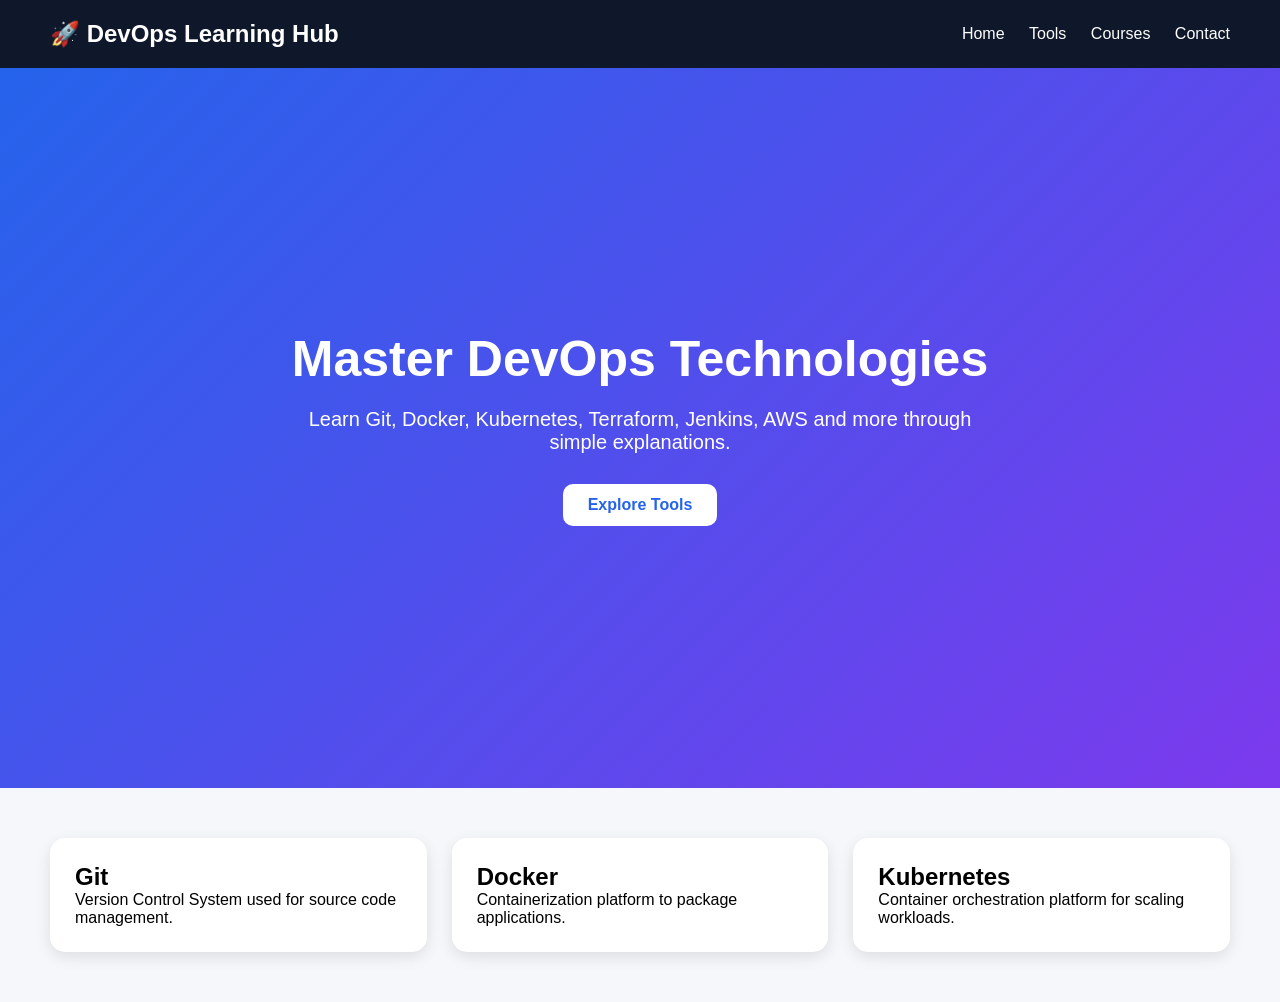
<file: index.html>
<!DOCTYPE html>
<html lang="en">
<head>
<meta charset="UTF-8">
<meta name="viewport" content="width=device-width, initial-scale=1.0">
<title>DevOps Learning Hub</title>
<link rel="stylesheet" href="css/style.css">
</head>
<body>

<header>
    <div class="logo">🚀 DevOps Learning Hub</div>

    <nav>
        <a href="index.html">Home</a>
        <a href="tools.html">Tools</a>
        <a href="courses.html">Courses</a>
        <a href="contact.html">Contact</a>
    </nav>
</header>

<section class="hero">
    <h1>Master DevOps Technologies</h1>

    <p>
        Learn Git, Docker, Kubernetes, Terraform,
        Jenkins, AWS and more through simple explanations.
    </p>

    <a href="tools.html" class="btn">Explore Tools</a>
</section>

<section class="features">

    <div class="card">
        <h2>Git</h2>
        <p>Version Control System used for source code management.</p>
    </div>

    <div class="card">
        <h2>Docker</h2>
        <p>Containerization platform to package applications.</p>
    </div>

    <div class="card">
        <h2>Kubernetes</h2>
        <p>Container orchestration platform for scaling workloads.</p>
    </div>

</section>

</body>
</html>
</file>
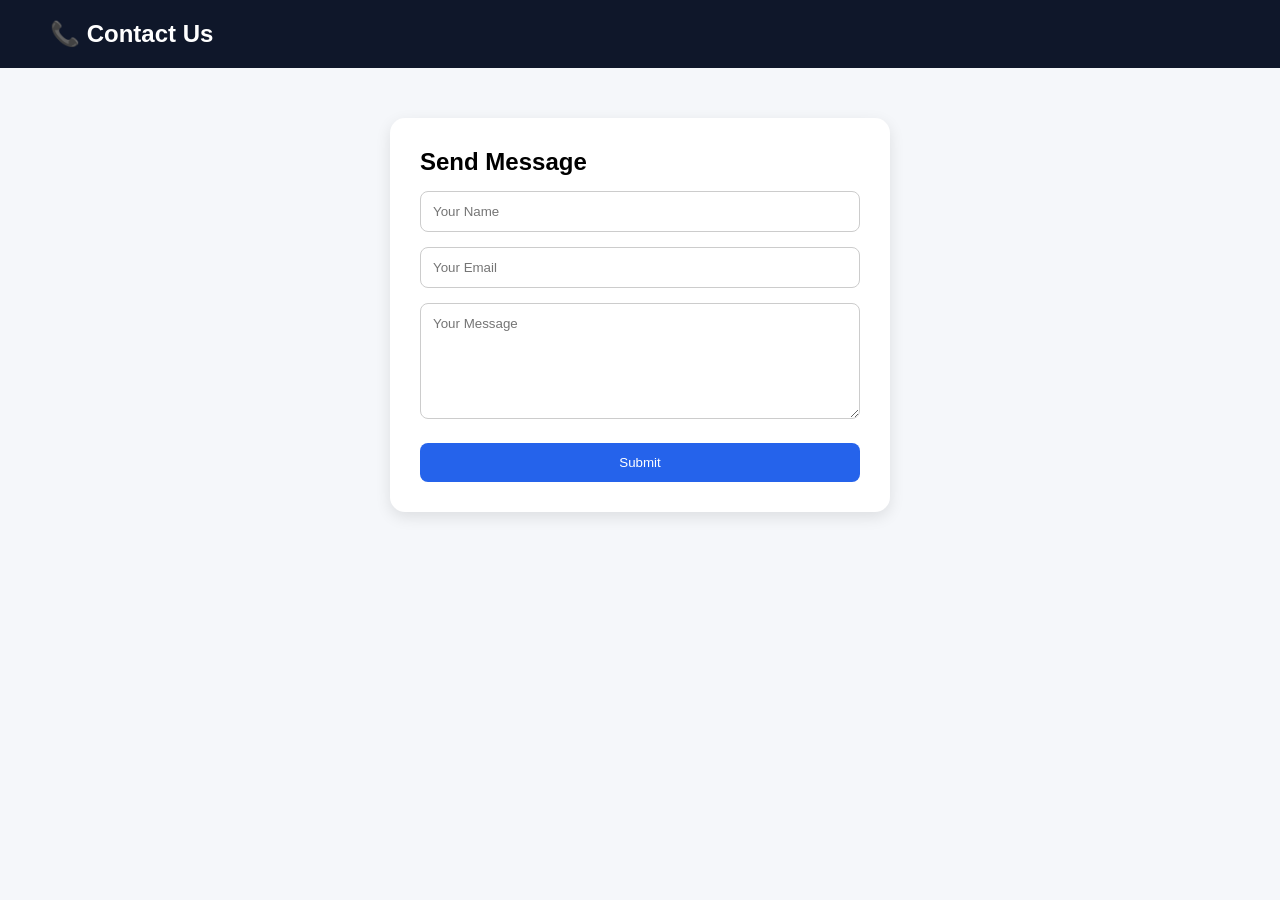
<file: contact.html>
<!DOCTYPE html>
<html lang="en">
<head>
<meta charset="UTF-8">
<meta name="viewport" content="width=device-width, initial-scale=1.0">
<title>Contact</title>
<link rel="stylesheet" href="css/style.css">
</head>
<body>

<header>
<div class="logo">📞 Contact Us</div>
</header>

<section class="contact-section">

<form class="contact-form">

<h2>Send Message</h2>

<input type="text" placeholder="Your Name">

<input type="email" placeholder="Your Email">

<textarea rows="6" placeholder="Your Message"></textarea>

<button type="submit">Submit</button>

</form>

</section>

</body>
</html>
</file>
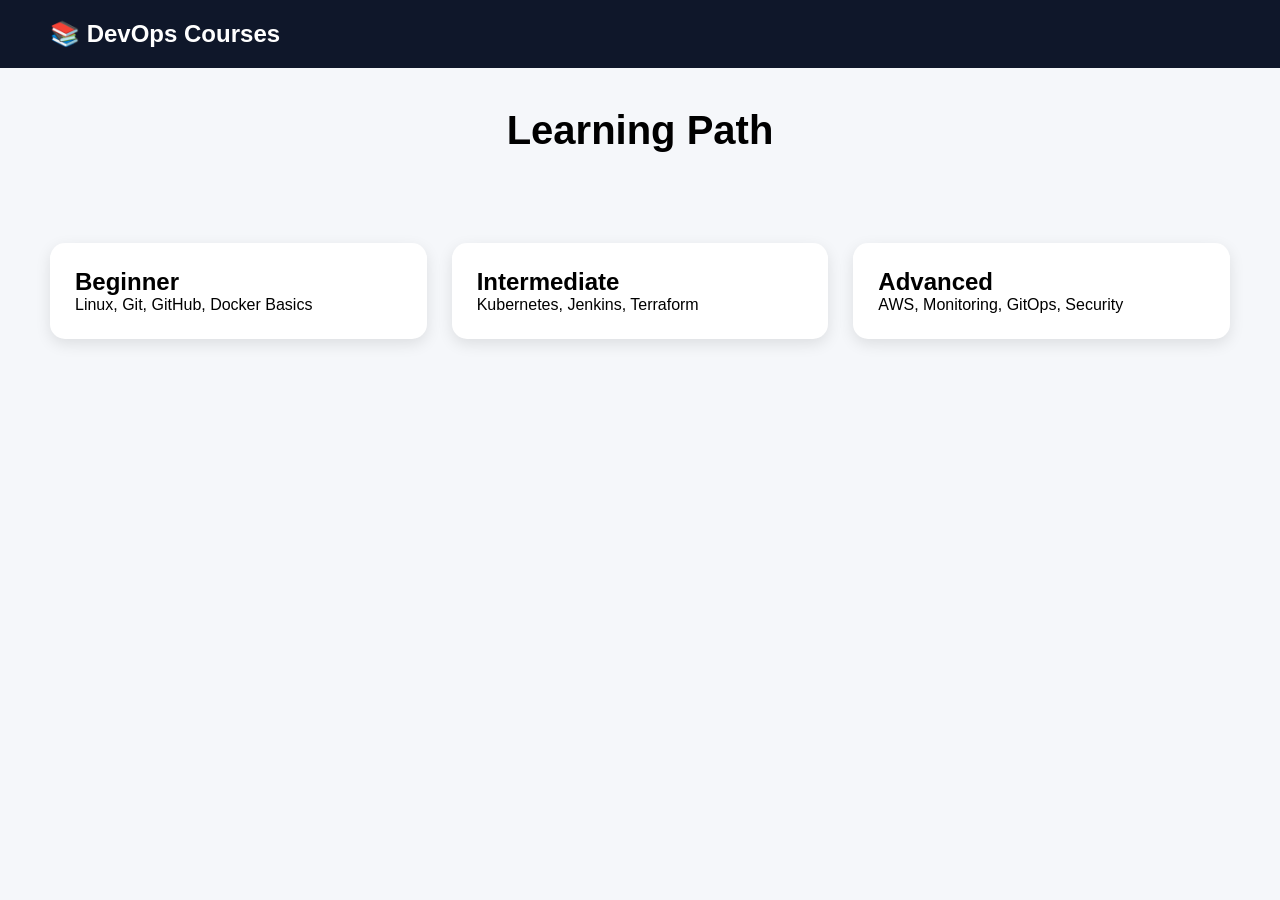
<file: courses.html>
<!DOCTYPE html>
<html lang="en">
<head>
<meta charset="UTF-8">
<meta name="viewport" content="width=device-width, initial-scale=1.0">
<title>Courses</title>
<link rel="stylesheet" href="css/style.css">
</head>
<body>

<header>
<div class="logo">📚 DevOps Courses</div>
</header>

<h1 class="page-title">Learning Path</h1>

<div class="tool-container">

<div class="card">
<h2>Beginner</h2>
<p>Linux, Git, GitHub, Docker Basics</p>
</div>

<div class="card">
<h2>Intermediate</h2>
<p>Kubernetes, Jenkins, Terraform</p>
</div>

<div class="card">
<h2>Advanced</h2>
<p>AWS, Monitoring, GitOps, Security</p>
</div>

</div>

</body>
</html>
</file>
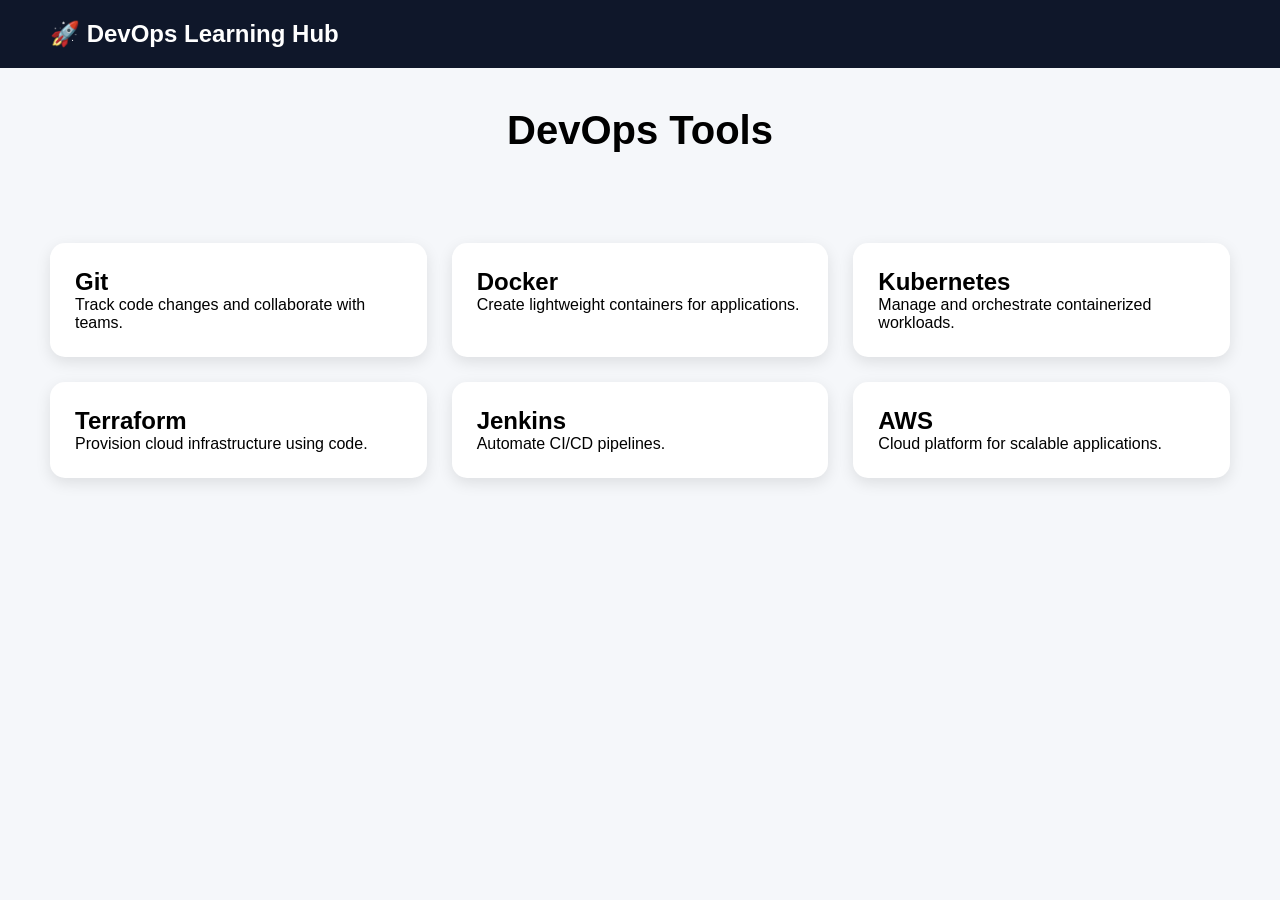
<file: tools.html>
<!DOCTYPE html>
<html lang="en">
<head>
<meta charset="UTF-8">
<meta name="viewport" content="width=device-width, initial-scale=1.0">
<title>DevOps Tools</title>
<link rel="stylesheet" href="css/style.css">
</head>
<body>

<header>
    <div class="logo">🚀 DevOps Learning Hub</div>
</header>

<h1 class="page-title">DevOps Tools</h1>

<div class="tool-container">

<div class="card">
<h2>Git</h2>
<p>Track code changes and collaborate with teams.</p>
</div>

<div class="card">
<h2>Docker</h2>
<p>Create lightweight containers for applications.</p>
</div>

<div class="card">
<h2>Kubernetes</h2>
<p>Manage and orchestrate containerized workloads.</p>
</div>

<div class="card">
<h2>Terraform</h2>
<p>Provision cloud infrastructure using code.</p>
</div>

<div class="card">
<h2>Jenkins</h2>
<p>Automate CI/CD pipelines.</p>
</div>

<div class="card">
<h2>AWS</h2>
<p>Cloud platform for scalable applications.</p>
</div>

</div>

</body>
</html>
</file>
<file: css/style.css>
*{
margin:0;
padding:0;
box-sizing:border-box;
font-family:'Segoe UI',sans-serif;
}

body{
background:#f5f7fa;
}

header{
background:#0f172a;
color:white;
display:flex;
justify-content:space-between;
align-items:center;
padding:20px 50px;
}

.logo{
font-size:24px;
font-weight:bold;
}

nav a{
color:white;
text-decoration:none;
margin-left:20px;
font-weight:500;
}

nav a:hover{
color:#38bdf8;
}

.hero{
height:80vh;
display:flex;
flex-direction:column;
justify-content:center;
align-items:center;
text-align:center;
padding:20px;
background:linear-gradient(
135deg,
#2563eb,
#7c3aed
);
color:white;
}

.hero h1{
font-size:50px;
margin-bottom:20px;
}

.hero p{
max-width:700px;
font-size:20px;
margin-bottom:30px;
}

.btn{
background:white;
color:#2563eb;
padding:12px 25px;
border-radius:10px;
text-decoration:none;
font-weight:bold;
}

.features,
.tool-container{
display:grid;
grid-template-columns:repeat(auto-fit,minmax(280px,1fr));
gap:25px;
padding:50px;
}

.card{
background:white;
padding:25px;
border-radius:15px;
box-shadow:0 5px 15px rgba(0,0,0,0.1);
transition:.3s;
}

.card:hover{
transform:translateY(-10px);
}

.page-title{
text-align:center;
margin:40px 0;
font-size:40px;
}

.contact-section{
display:flex;
justify-content:center;
padding:50px;
}

.contact-form{
background:white;
padding:30px;
width:500px;
border-radius:15px;
box-shadow:0 5px 15px rgba(0,0,0,0.1);
}

.contact-form input,
.contact-form textarea{
width:100%;
padding:12px;
margin-top:15px;
border:1px solid #ccc;
border-radius:8px;
}

.contact-form button{
width:100%;
margin-top:20px;
padding:12px;
background:#2563eb;
color:white;
border:none;
border-radius:8px;
cursor:pointer;
}

@media(max-width:768px){

header{
flex-direction:column;
}

nav{
margin-top:15px;
}

.hero h1{
font-size:35px;
}

.page-title{
font-size:30px;
}

.contact-form{
width:100%;
}
}
</file>
